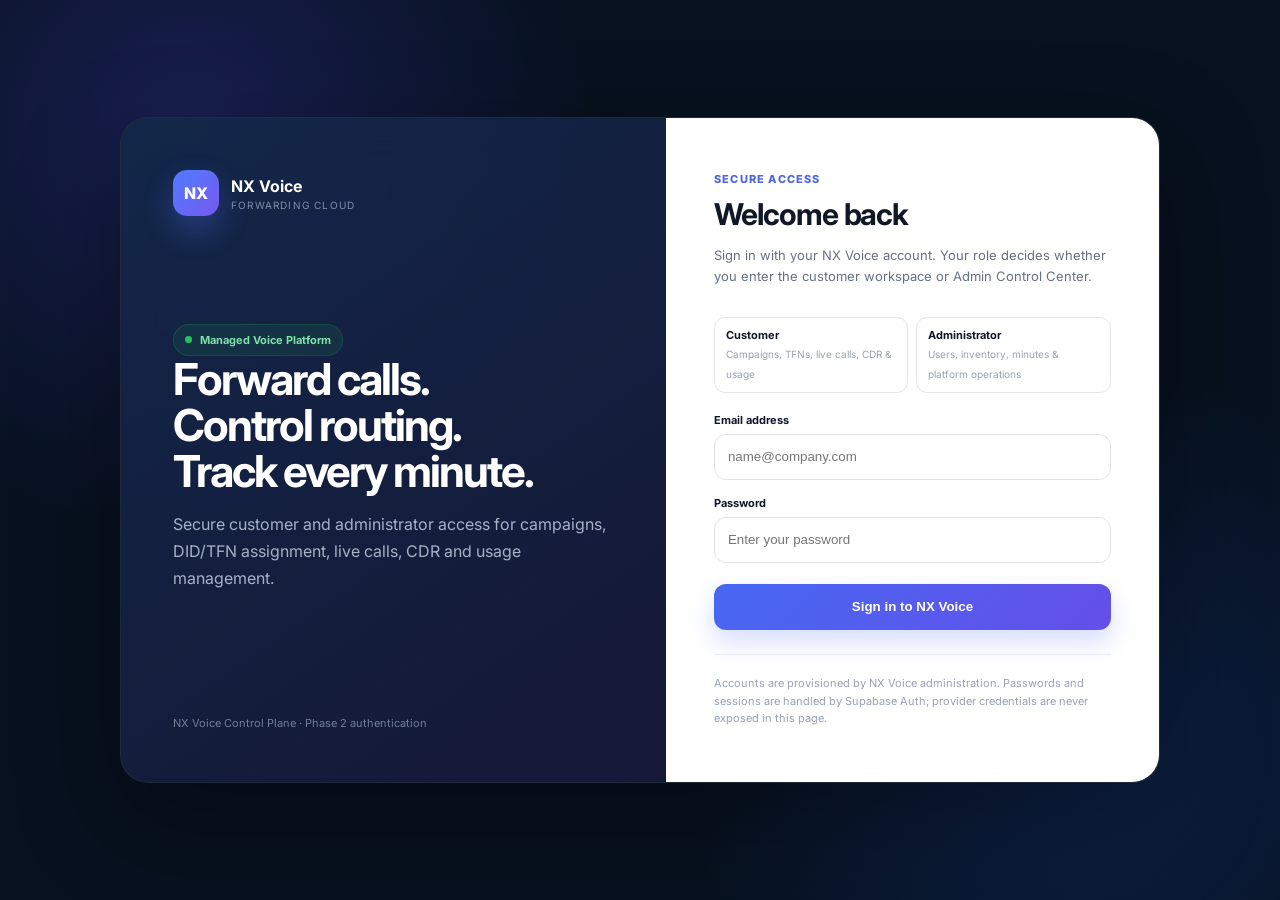
<file: login.html>
<!DOCTYPE html>
<html lang="en">
<head>
<meta charset="UTF-8" />
<meta name="viewport" content="width=device-width,initial-scale=1.0" />
<title>NX Voice — Sign in</title>
<link rel="preconnect" href="https://fonts.googleapis.com">
<link rel="preconnect" href="https://fonts.gstatic.com" crossorigin>
<link href="https://fonts.googleapis.com/css2?family=Inter:wght@400;500;600;700;800&display=swap" rel="stylesheet">
<style>
*{box-sizing:border-box}body{margin:0;min-height:100vh;font-family:Inter,system-ui,sans-serif;background:radial-gradient(circle at 15% 15%,rgba(79,70,229,.25),transparent 30%),radial-gradient(circle at 85% 85%,rgba(37,99,235,.18),transparent 30%),#07111f;color:#fff;display:grid;place-items:center;padding:24px}.shell{width:min(1040px,100%);display:grid;grid-template-columns:1.05fr .95fr;background:rgba(10,20,35,.9);border:1px solid rgba(148,163,184,.16);border-radius:28px;overflow:hidden;box-shadow:0 35px 100px rgba(0,0,0,.35);backdrop-filter:blur(20px)}.visual{padding:52px;background:linear-gradient(145deg,rgba(59,130,246,.17),rgba(124,58,237,.11));min-height:620px;display:flex;flex-direction:column;justify-content:space-between}.brand{display:flex;align-items:center;gap:12px}.logo{width:46px;height:46px;border-radius:14px;display:grid;place-items:center;font-weight:800;background:linear-gradient(135deg,#4f7cff,#7759ef);box-shadow:0 14px 30px rgba(79,124,255,.3)}.brand small{display:block;color:#7f8ea4;font-size:10px;letter-spacing:.12em;margin-top:3px}.visual h1{font-size:44px;line-height:1.05;margin:0 0 16px;letter-spacing:-.045em}.visual p{color:#a6b3c5;max-width:520px;line-height:1.7}.pill{display:inline-flex;gap:8px;align-items:center;padding:8px 11px;border-radius:999px;background:rgba(34,197,94,.1);border:1px solid rgba(34,197,94,.18);color:#7ee2a8;font-size:11px;font-weight:700}.dot{width:7px;height:7px;border-radius:50%;background:#22c55e}.form-side{background:#fff;color:#101828;padding:54px 48px;display:flex;align-items:center}.form-wrap{width:100%}.eyebrow{font-size:11px;font-weight:800;color:#4f67dd;letter-spacing:.11em;text-transform:uppercase}.form-wrap h2{font-size:30px;margin:10px 0 8px;letter-spacing:-.035em}.sub{color:#667085;font-size:13px;margin-bottom:30px;line-height:1.6}.field{margin-bottom:16px}.field label{display:block;font-size:11px;font-weight:700;margin-bottom:7px}.field input{width:100%;height:46px;border:1px solid #dfe3e9;border-radius:12px;padding:0 13px;outline:none}.field input:focus{border-color:#526bf4;box-shadow:0 0 0 4px rgba(82,107,244,.09)}.btn{width:100%;height:46px;border:0;border-radius:12px;background:linear-gradient(135deg,#4668f3,#654fe8);color:#fff;font-weight:800;cursor:pointer;margin-top:5px;box-shadow:0 12px 24px rgba(70,104,243,.22)}.btn:disabled{opacity:.65;cursor:not-allowed}.message{display:none;margin-top:14px;padding:11px 12px;border-radius:10px;font-size:12px}.message.error{display:block;background:#fff1f2;color:#b42318}.message.info{display:block;background:#eef4ff;color:#3538cd}.footer{margin-top:24px;padding-top:20px;border-top:1px solid #edf0f4;color:#98a2b3;font-size:11px;line-height:1.6}.role-note{display:grid;grid-template-columns:1fr 1fr;gap:8px;margin-bottom:20px}.role{border:1px solid #e5e7eb;border-radius:11px;padding:10px 11px}.role strong{display:block;font-size:11px}.role span{color:#98a2b3;font-size:10px}@media(max-width:800px){.shell{grid-template-columns:1fr}.visual{display:none}.form-side{padding:36px 24px;min-height:620px}.role-note{grid-template-columns:1fr}}
</style>
</head>
<body>
<div class="shell">
<section class="visual">
<div class="brand"><div class="logo">NX</div><div><strong>NX Voice</strong><small>FORWARDING CLOUD</small></div></div>
<div><span class="pill"><span class="dot"></span>Managed Voice Platform</span><h1>Forward calls.<br>Control routing.<br>Track every minute.</h1><p>Secure customer and administrator access for campaigns, DID/TFN assignment, live calls, CDR and usage management.</p></div>
<div style="color:#708197;font-size:11px">NX Voice Control Plane · Phase 2 authentication</div>
</section>
<section class="form-side"><div class="form-wrap">
<div class="eyebrow">Secure access</div><h2>Welcome back</h2><p class="sub">Sign in with your NX Voice account. Your role decides whether you enter the customer workspace or Admin Control Center.</p>
<div class="role-note"><div class="role"><strong>Customer</strong><span>Campaigns, TFNs, live calls, CDR & usage</span></div><div class="role"><strong>Administrator</strong><span>Users, inventory, minutes & platform operations</span></div></div>
<form id="loginForm">
<div class="field"><label>Email address</label><input id="email" type="email" autocomplete="email" required placeholder="name@company.com"></div>
<div class="field"><label>Password</label><input id="password" type="password" autocomplete="current-password" required placeholder="Enter your password"></div>
<button class="btn" id="submitBtn" type="submit">Sign in to NX Voice</button>
<div id="message" class="message"></div>
</form>
<div class="footer">Accounts are provisioned by NX Voice administration. Passwords and sessions are handled by Supabase Auth; provider credentials are never exposed in this page.</div>
</div></section>
</div>
<script type="module">
import { signIn, getProfile } from './assets/js/auth.js';
import { isSupabaseConfigured, supabase } from './assets/js/supabase-client.js';
const form=document.getElementById('loginForm'),msg=document.getElementById('message'),btn=document.getElementById('submitBtn');
const show=(text,type='error')=>{msg.textContent=text;msg.className='message '+type};
if(!isSupabaseConfigured()) show('Phase 2 wiring is ready. Add the Supabase publishable key to activate real login.','info');
if(new URLSearchParams(location.search).get('error')==='unauthorized') show('This account is not authorized for that portal.');
form.addEventListener('submit',async e=>{e.preventDefault();btn.disabled=true;btn.textContent='Signing in…';try{const {data,error}=await signIn(document.getElementById('email').value.trim(),document.getElementById('password').value);if(error) throw error;const profile=await getProfile(data.user.id);if(!profile) throw new Error('Account profile is not provisioned. Contact NX Voice admin.');if(profile.status!=='active') throw new Error('This account is currently '+profile.status+'.');location.href=profile.role==='admin'?'admin.html':'index.html';}catch(err){show(err.message||'Unable to sign in.');await supabase.auth.signOut().catch(()=>{});}finally{btn.disabled=false;btn.textContent='Sign in to NX Voice';}});
</script>
</body>
</html>
</file>
